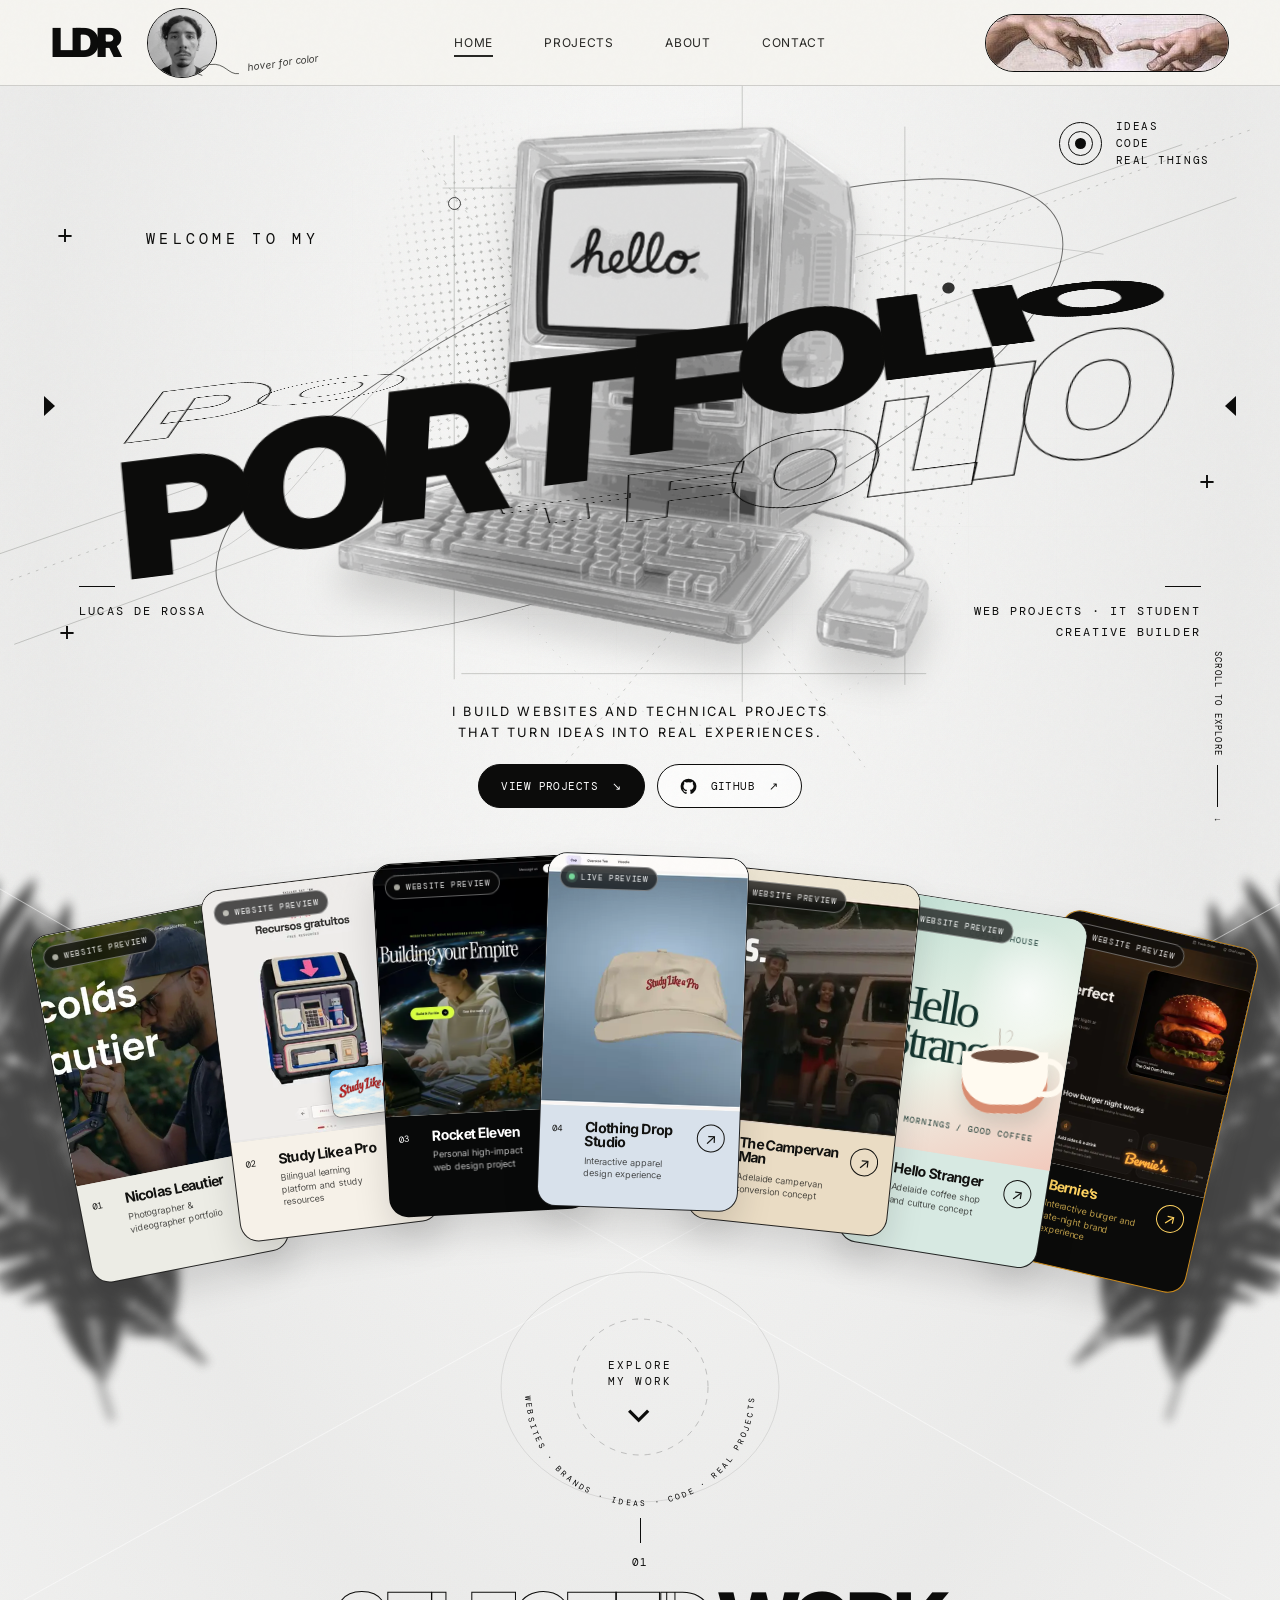
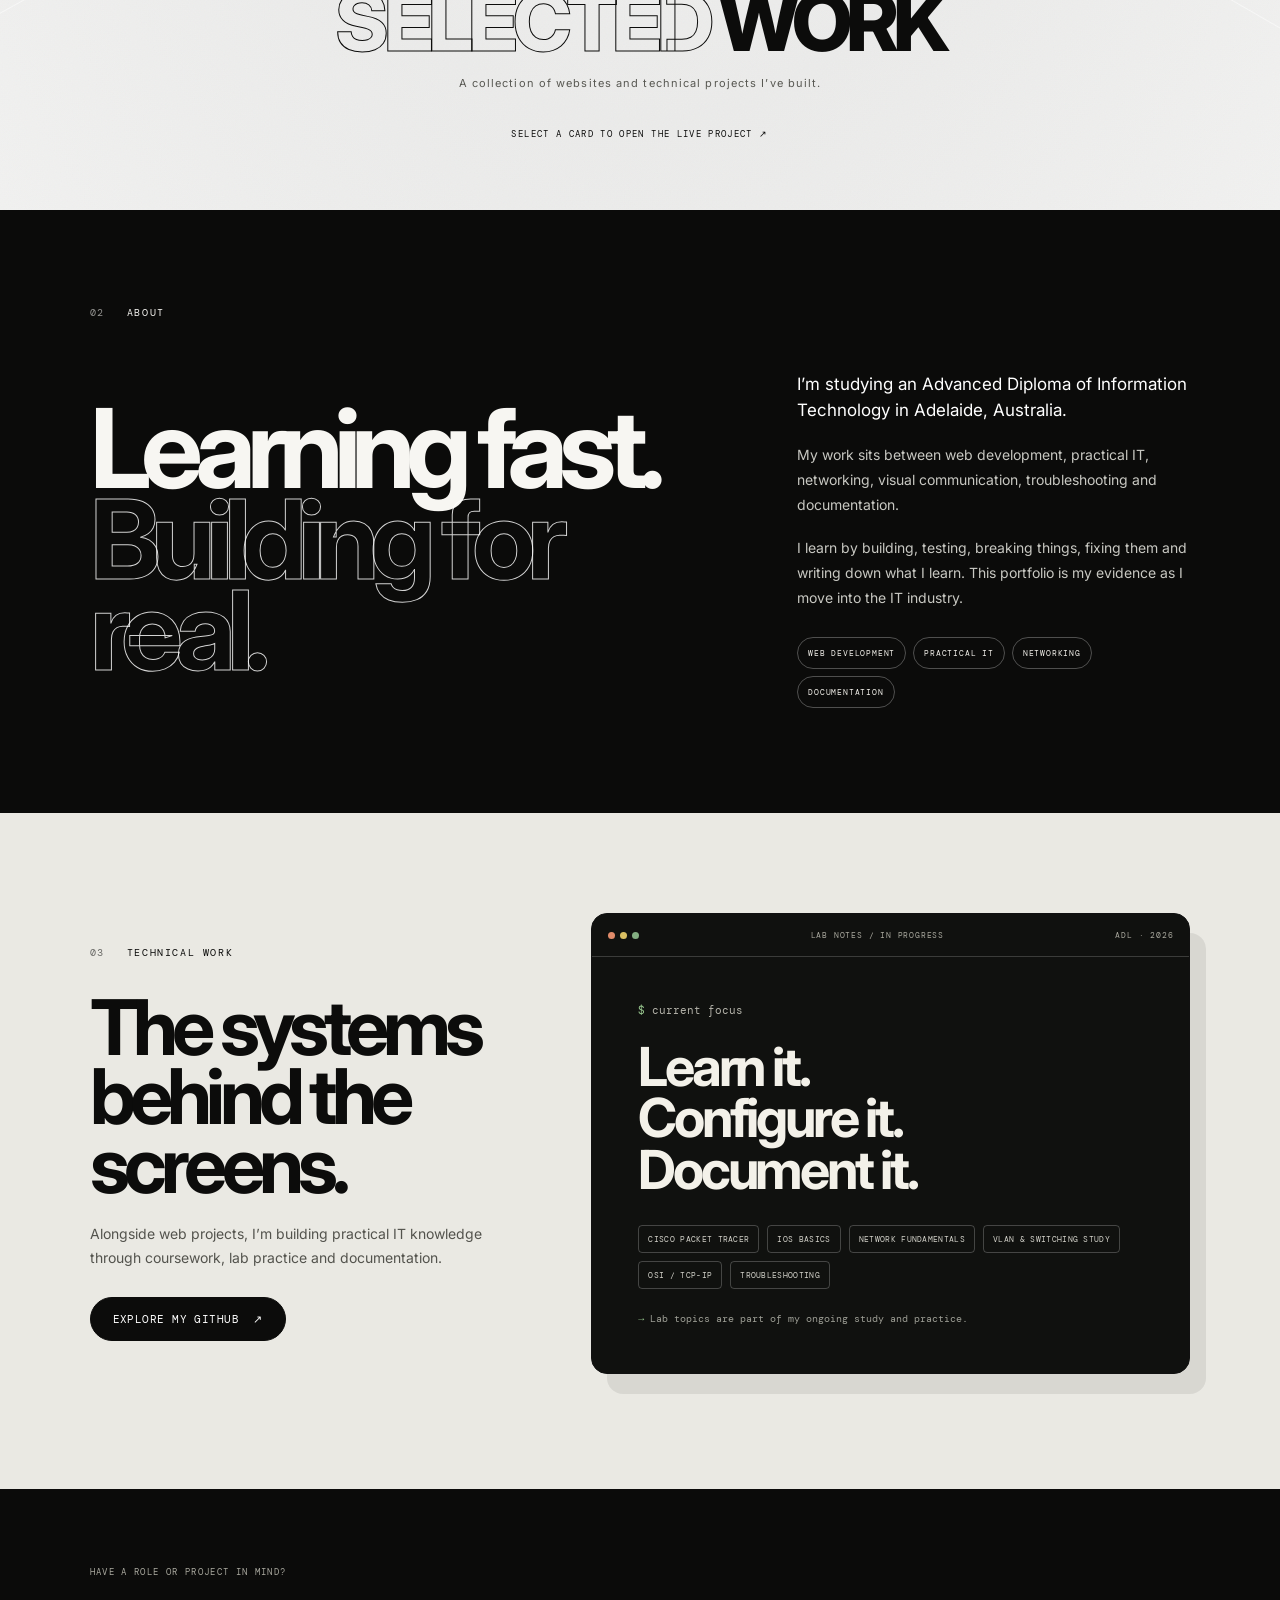
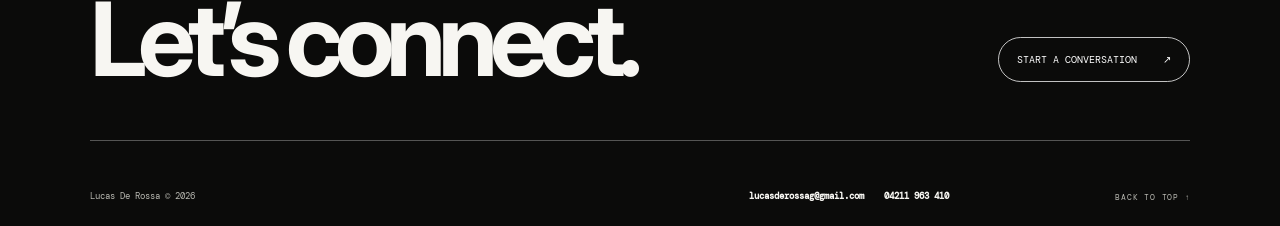
<file: index.html>
<!doctype html>
<html lang="en">
<head>
  <meta charset="utf-8">
  <meta name="viewport" content="width=device-width, initial-scale=1">
  <meta name="theme-color" content="#f5f4f0">
  <meta name="description" content="Web development, IT labs and technical projects by Lucas De Rossa, Advanced Diploma of Information Technology student in Adelaide, Australia.">
  <meta property="og:type" content="website">
  <meta property="og:title" content="Lucas De Rossa | IT &amp; Web Portfolio">
  <meta property="og:description" content="Web development, IT labs and technical projects by Lucas De Rossa in Adelaide, Australia.">
  <meta property="og:image" content="https://lucasderossa.dev/assets/retro-mac.png">
  <link rel="canonical" href="https://lucasderossa.dev/">
  <meta property="og:url" content="https://lucasderossa.dev/">
  <meta name="twitter:card" content="summary_large_image">
  <title>Lucas De Rossa | IT &amp; Web Portfolio</title>
  <link rel="icon" type="image/svg+xml" href="assets/favicon.svg?v=20261003-ldr">
  <link rel="preconnect" href="https://fonts.googleapis.com">
  <link rel="preconnect" href="https://fonts.gstatic.com" crossorigin>
  <link href="https://fonts.googleapis.com/css2?family=DM+Mono:wght@400;500&family=Inter:wght@400;500;600;700;800;900&display=swap" rel="stylesheet">
  <link rel="stylesheet" href="styles.css?v=20261003-contact">
</head>
<body>
  <div class="grain" aria-hidden="true"></div>
  <a class="skip-link" href="#main">Skip to content</a>

  <header class="site-header">
    <a class="identity" href="#home" aria-label="Lucas De Rossa home">
      <span class="ldr">LDR</span>
      <span class="avatar-shell">
        <img src="assets/profile.webp?v=20261003c" alt="Lucas De Rossa" class="avatar" width="360" height="480">
        <span class="avatar-note" aria-hidden="true">
          <svg viewBox="0 0 72 30"><path d="M2 4c17 0 18 20 42 20 9 0 16-4 22-10M58 9l9 5-8 7"/></svg>
          <span>hover for color</span>
        </span>
      </span>
    </a>

    <nav class="site-nav" id="siteNav" aria-label="Primary navigation">
      <a href="#home" class="nav-link active">Home</a>
      <a href="#projects" class="nav-link">Projects</a>
      <a href="#about" class="nav-link">About</a>
      <a href="#contact" class="nav-link">Contact</a>
    </nav>

    <div class="header-actions">
      <button class="menu-toggle" type="button" aria-label="Open navigation" aria-controls="siteNav" aria-expanded="false" data-menu-toggle>
        <span></span><span></span>
      </button>
      <button class="connect-surface" type="button" aria-label="Open contact options" aria-haspopup="dialog" aria-controls="contactDialog" data-contact-open>
        <img src="assets/creation-hands.jpg?v=20261003c" alt="" width="356" height="234">
        <span class="connect-mask"><span>Let’s connect</span></span>
      </button>
    </div>
  </header>

  <main id="main">
    <div class="portfolio-scene">
      <div class="scene-foliage foliage-left" aria-hidden="true"></div>
      <div class="scene-foliage foliage-right" aria-hidden="true"></div>
      <div class="scene-light-lines" aria-hidden="true"></div>
    <section class="hero" id="home" aria-labelledby="hero-title">
      <div class="hero-grid" aria-hidden="true"></div>
      <div class="hero-stipple stipple-left" aria-hidden="true"></div>
      <div class="hero-stipple stipple-right" aria-hidden="true"></div>
      <svg class="hero-drafting" viewBox="0 0 1440 840" preserveAspectRatio="none" aria-hidden="true">
        <g fill="none" stroke="currentColor" stroke-width=".65">
          <path d="M511 52V628M835 0V652M1018 43V634M498 108H867M519 622H1042M16 591L1391 118M0 495L1330 62"/>
          <path stroke-dasharray="3 7" d="M12 523L1408 46M475 68L973 721M617 739L1147 119"/>
          <circle cx="815" cy="408" r="270" stroke-dasharray="1 10"/>
        </g>
      </svg>
      <span class="hero-direction direction-left" aria-hidden="true"></span>
      <span class="hero-direction direction-right" aria-hidden="true"></span>
      <div class="hero-cross cross-one" aria-hidden="true">+</div>
      <div class="hero-cross cross-two" aria-hidden="true">+</div>
      <div class="hero-cross cross-three" aria-hidden="true">+</div>

      <svg class="hero-orbit" viewBox="0 0 1440 780" preserveAspectRatio="none" aria-hidden="true">
        <ellipse cx="720" cy="385" rx="520" ry="185" transform="rotate(-13 720 385)"></ellipse>
        <path d="M168 508C350 480 380 270 621 219S1030 204 1261 275"></path>
        <circle cx="285" cy="398" r="7"></circle>
        <circle cx="1083" cy="290" r="7"></circle>
        <circle cx="719" cy="178" r="8"></circle>
      </svg>

      <div class="hero-index"><span class="index-dot"></span><span>IDEAS<br>CODE<br>REAL THINGS</span></div>
      <p class="hero-kicker">WELCOME TO MY</p>

      <img class="retro-computer" src="assets/retro-mac.png?v=20261003c" alt="Transparent retro computer with hello on its screen" width="1080" height="1080" fetchpriority="high">

      <h1 class="portfolio-stack" id="hero-title" aria-label="Portfolio">
        <span class="portfolio-ribbon" aria-hidden="true">
          <span class="portfolio-letter" style="--letter-index:0"><span class="letter-metric">P</span><span class="letter-drum"><span class="letter-face face-0 face-solid">P</span><span class="letter-face face-1 face-outline">P</span><span class="letter-face face-2 face-solid">P</span><span class="letter-face face-3 face-outline">P</span></span></span>
          <span class="portfolio-letter" style="--letter-index:1"><span class="letter-metric">O</span><span class="letter-drum"><span class="letter-face face-0 face-solid">O</span><span class="letter-face face-1 face-outline">O</span><span class="letter-face face-2 face-solid">O</span><span class="letter-face face-3 face-outline">O</span></span></span>
          <span class="portfolio-letter" style="--letter-index:2"><span class="letter-metric">R</span><span class="letter-drum"><span class="letter-face face-0 face-solid">R</span><span class="letter-face face-1 face-outline">R</span><span class="letter-face face-2 face-solid">R</span><span class="letter-face face-3 face-outline">R</span></span></span>
          <span class="portfolio-letter" style="--letter-index:3"><span class="letter-metric">T</span><span class="letter-drum"><span class="letter-face face-0 face-solid">T</span><span class="letter-face face-1 face-outline">T</span><span class="letter-face face-2 face-solid">T</span><span class="letter-face face-3 face-outline">T</span></span></span>
          <span class="portfolio-letter" style="--letter-index:4"><span class="letter-metric">F</span><span class="letter-drum"><span class="letter-face face-0 face-solid">F</span><span class="letter-face face-1 face-outline">F</span><span class="letter-face face-2 face-solid">F</span><span class="letter-face face-3 face-outline">F</span></span></span>
          <span class="portfolio-letter" style="--letter-index:5"><span class="letter-metric">O</span><span class="letter-drum"><span class="letter-face face-0 face-solid">O</span><span class="letter-face face-1 face-outline">O</span><span class="letter-face face-2 face-solid">O</span><span class="letter-face face-3 face-outline">O</span></span></span>
          <span class="portfolio-letter" style="--letter-index:6"><span class="letter-metric">L</span><span class="letter-drum"><span class="letter-face face-0 face-solid">L</span><span class="letter-face face-1 face-outline">L</span><span class="letter-face face-2 face-solid">L</span><span class="letter-face face-3 face-outline">L</span></span></span>
          <span class="portfolio-letter" style="--letter-index:7"><span class="letter-metric">I</span><span class="letter-drum"><span class="letter-face face-0 face-solid">I</span><span class="letter-face face-1 face-outline">I</span><span class="letter-face face-2 face-solid">I</span><span class="letter-face face-3 face-outline">I</span></span></span>
          <span class="portfolio-letter" style="--letter-index:8"><span class="letter-metric">O</span><span class="letter-drum"><span class="letter-face face-0 face-solid">O</span><span class="letter-face face-1 face-outline">O</span><span class="letter-face face-2 face-solid">O</span><span class="letter-face face-3 face-outline">O</span></span></span>
        </span>
      </h1>

      <p class="hero-side hero-side-left"><span class="side-rule"></span>LUCAS DE ROSSA</p>
      <p class="hero-side hero-side-right"><span class="side-rule"></span>WEB PROJECTS · IT STUDENT<br>CREATIVE BUILDER</p>

      <div class="hero-copy">
        <p>I build websites and technical projects<br class="desktop-break"> that turn ideas into real experiences.</p>
        <div class="hero-actions-main">
          <a class="pill-button pill-dark" href="#projects">View projects <span aria-hidden="true">↘</span></a>
          <a class="pill-button pill-light" href="https://github.com/orgs/lucas-derossa-it/dashboard" target="_blank" rel="noopener noreferrer">
            <svg class="github-mark" viewBox="0 0 24 24" aria-hidden="true"><path d="M12 .9a11.1 11.1 0 0 0-3.51 21.63c.56.1.76-.24.76-.54v-2.08c-3.1.67-3.76-1.31-3.76-1.31-.51-1.3-1.24-1.65-1.24-1.65-1.02-.7.08-.69.08-.69 1.13.08 1.72 1.16 1.72 1.16 1 1.72 2.62 1.22 3.26.94.1-.73.39-1.22.71-1.5-2.48-.28-5.09-1.24-5.09-5.52 0-1.22.44-2.22 1.16-3-.12-.29-.5-1.42.11-2.96 0 0 .95-.3 3.05 1.14a10.6 10.6 0 0 1 5.55 0c2.1-1.44 3.05-1.14 3.05-1.14.61 1.54.23 2.67.11 2.96.72.78 1.16 1.78 1.16 3 0 4.29-2.61 5.23-5.1 5.51.4.35.76 1.03.76 2.08v3.06c0 .3.2.65.77.54A11.1 11.1 0 0 0 12 .9Z"/></svg>
            GitHub <span aria-hidden="true">↗</span>
          </a>
        </div>
      </div>

      <a class="hero-scroll" href="#projects" aria-label="Scroll to projects">
        <span>SCROLL TO EXPLORE</span><span class="scroll-line"></span><span aria-hidden="true">↓</span>
      </a>
    </section>

    <section class="projects" id="projects" aria-labelledby="projects-title">
      <div class="deck-stage">
        <div class="project-deck" id="projectDeck">
          <article class="project-card card-nicolas" style="--fan-rotate:-11deg;--fan-y:44px;--fan-order:1">
            <div class="project-media">
              <img class="project-poster" src="assets/projects/nicolas-leautier.webp?v=20261003c" alt="Nicolas Leautier portfolio homepage showing the photographer at work" width="760" height="428" loading="lazy" decoding="async">
              <iframe title="Live preview of Nicolas Leautier’s portfolio" data-preview-src="https://nicolasleautier.com/" loading="lazy" tabindex="-1" aria-hidden="true" allow="autoplay; fullscreen; picture-in-picture" referrerpolicy="strict-origin-when-cross-origin"></iframe>
              <span class="live-indicator"><i></i><span data-preview-status>WEBSITE PREVIEW</span></span>
              <a class="preview-open" href="https://nicolasleautier.com/" target="_blank" rel="noopener noreferrer" aria-label="Open Nicolas Leautier’s portfolio in a new tab"></a>
              <button class="preview-play" type="button" data-preview-play aria-label="Play live preview of Nicolas Leautier’s portfolio"><span></span></button>
            </div>
            <div class="card-info"><span class="card-number">01</span><div><h2>Nicolas Leautier</h2><p>Photographer &amp; videographer portfolio</p></div><a class="card-arrow" href="https://nicolasleautier.com/" target="_blank" rel="noopener noreferrer" aria-label="Visit Nicolas Leautier">↗</a></div>
          </article>

          <article class="project-card card-study" style="--fan-rotate:-7deg;--fan-y:8px;--fan-order:2">
            <div class="project-media">
              <img class="project-poster" src="assets/projects/study-like-a-pro.webp?v=20261003c" alt="Study Like a Pro free resources page" width="760" height="359" loading="lazy" decoding="async">
              <iframe title="Live preview of Study Like a Pro" data-preview-src="https://studylikeapro.art/" loading="lazy" tabindex="-1" aria-hidden="true" allow="autoplay; fullscreen; picture-in-picture" referrerpolicy="strict-origin-when-cross-origin"></iframe>
              <img class="brand-stamp study-stamp" src="assets/projects/study-like-a-pro-sky.webp?v=20261003c" alt="" width="760" height="600" loading="lazy" decoding="async">
              <span class="live-indicator"><i></i><span data-preview-status>WEBSITE PREVIEW</span></span>
              <a class="preview-open" href="https://studylikeapro.art/" target="_blank" rel="noopener noreferrer" aria-label="Open Study Like a Pro in a new tab"></a>
              <button class="preview-play" type="button" data-preview-play aria-label="Play live preview of Study Like a Pro"><span></span></button>
            </div>
            <div class="card-info"><span class="card-number">02</span><div><h2>Study Like a Pro</h2><p>Bilingual learning platform and study resources</p></div><a class="card-arrow" href="https://studylikeapro.art/" target="_blank" rel="noopener noreferrer" aria-label="Visit Study Like a Pro">↗</a></div>
          </article>

          <article class="project-card card-rocket" style="--fan-rotate:-3deg;--fan-y:-11px;--fan-order:3">
            <div class="project-media">
              <img class="project-poster" src="assets/projects/rocket-eleven.webp?v=20261003c" alt="Rocket Eleven hero with a student surrounded by a luminous galaxy" width="760" height="538" loading="lazy" decoding="async">
              <iframe title="Live preview of the Rocket Eleven web project" data-preview-src="https://rocketeleven.net/" loading="lazy" tabindex="-1" aria-hidden="true" allow="autoplay; fullscreen; picture-in-picture" referrerpolicy="strict-origin-when-cross-origin"></iframe>
              <span class="live-indicator"><i></i><span data-preview-status>WEBSITE PREVIEW</span></span>
              <a class="preview-open" href="https://rocketeleven.net/" target="_blank" rel="noopener noreferrer" aria-label="Open the Rocket Eleven project in a new tab"></a>
              <button class="preview-play" type="button" data-preview-play aria-label="Play live preview of Rocket Eleven"><span></span></button>
            </div>
            <div class="card-info"><span class="card-number">03</span><div><h2>Rocket Eleven</h2><p>Personal high-impact web design project</p></div><a class="card-arrow" href="https://rocketeleven.net/" target="_blank" rel="noopener noreferrer" aria-label="Visit Rocket Eleven">↗</a></div>
          </article>

          <article class="project-card card-clothing" style="--fan-rotate:2deg;--fan-y:-15px;--fan-order:4">
            <div class="project-media">
              <img class="project-poster" src="assets/projects/clothing-drop-studio.webp?v=20261003c" alt="Clothing Drop Studio with its apparel design controls and a cap mockup" width="760" height="360" loading="lazy" decoding="async">
              <iframe title="Live preview of Clothing Drop Studio" data-preview-src="https://clothing-drop-studio.pages.dev/" loading="lazy" tabindex="-1" aria-hidden="true" allow="autoplay; fullscreen; picture-in-picture" referrerpolicy="strict-origin-when-cross-origin"></iframe>
              <span class="live-indicator"><i></i><span data-preview-status>WEBSITE PREVIEW</span></span>
              <a class="preview-open" href="https://clothing-drop-studio.pages.dev/" target="_blank" rel="noopener noreferrer" aria-label="Open Clothing Drop Studio in a new tab"></a>
              <button class="preview-play" type="button" data-preview-play aria-label="Play live preview of Clothing Drop Studio"><span></span></button>
            </div>
            <div class="card-info"><span class="card-number">04</span><div><h2>Clothing Drop Studio</h2><p>Interactive apparel design experience</p></div><a class="card-arrow" href="https://clothing-drop-studio.pages.dev/" target="_blank" rel="noopener noreferrer" aria-label="Visit Clothing Drop Studio">↗</a></div>
          </article>

          <article class="project-card card-campervan" style="--fan-rotate:6deg;--fan-y:4px;--fan-order:5">
            <div class="project-media">
              <img class="project-poster" src="assets/projects/campervan-man.webp?v=20261003c" alt="The Campervan Man homepage showing a campervan conversion project" width="760" height="368" loading="lazy" decoding="async">
              <iframe title="Live preview of The Campervan Man" data-preview-src="https://the-campervan-man.pages.dev/" loading="lazy" tabindex="-1" aria-hidden="true" allow="autoplay; fullscreen; picture-in-picture" referrerpolicy="strict-origin-when-cross-origin"></iframe>
              <span class="live-indicator"><i></i><span data-preview-status>WEBSITE PREVIEW</span></span>
              <a class="preview-open" href="https://the-campervan-man.pages.dev/" target="_blank" rel="noopener noreferrer" aria-label="Open The Campervan Man in a new tab"></a>
              <button class="preview-play" type="button" data-preview-play aria-label="Play live preview of The Campervan Man"><span></span></button>
            </div>
            <div class="card-info"><span class="card-number">05</span><div><h2>The Campervan Man</h2><p>Adelaide campervan conversion concept</p></div><a class="card-arrow" href="https://the-campervan-man.pages.dev/" target="_blank" rel="noopener noreferrer" aria-label="Visit The Campervan Man">↗</a></div>
          </article>

          <article class="project-card card-stranger" style="--fan-rotate:9deg;--fan-y:32px;--fan-order:6">
            <div class="project-media">
              <div class="project-fallback stranger-fallback" aria-hidden="true"><span class="fallback-kicker">ADELAIDE · COFFEE HOUSE</span><span class="stranger-wordmark">Hello<br>Stranger</span><span class="coffee-cup"><i></i></span><span class="fallback-foot">SLOW MORNINGS / GOOD COFFEE</span></div>
              <iframe title="Live preview of Hello Stranger" data-preview-src="https://hello-strange-coffee-shop.lucasderossag.workers.dev/" loading="lazy" tabindex="-1" aria-hidden="true" allow="autoplay; fullscreen; picture-in-picture" referrerpolicy="strict-origin-when-cross-origin"></iframe>
              <span class="live-indicator"><i></i><span data-preview-status>WEBSITE PREVIEW</span></span>
              <a class="preview-open" href="https://hello-strange-coffee-shop.lucasderossag.workers.dev/" target="_blank" rel="noopener noreferrer" aria-label="Open Hello Stranger in a new tab"></a>
              <button class="preview-play" type="button" data-preview-play aria-label="Play live preview of Hello Stranger"><span></span></button>
            </div>
            <div class="card-info"><span class="card-number">06</span><div><h2>Hello Stranger</h2><p>Adelaide coffee shop and culture concept</p></div><a class="card-arrow" href="https://hello-strange-coffee-shop.lucasderossag.workers.dev/" target="_blank" rel="noopener noreferrer" aria-label="Visit Hello Stranger">↗</a></div>
          </article>

          <article class="project-card card-bernies" style="--fan-rotate:13deg;--fan-y:52px;--fan-order:7">
            <div class="project-media">
              <img class="project-poster" src="assets/projects/bernies.webp?v=20261003c" alt="Bernie’s dark burger website with a featured burger and orange accents" width="760" height="577" loading="lazy" decoding="async">
              <iframe title="Live preview of Bernie’s Burger Night" data-preview-src="https://bernies-burguer-night.pages.dev/" loading="lazy" tabindex="-1" aria-hidden="true" allow="autoplay; fullscreen; picture-in-picture" referrerpolicy="strict-origin-when-cross-origin"></iframe>
              <img class="brand-stamp bernies-stamp" src="assets/projects/bernies-wordmark.webp?v=20261003c" alt="" width="258" height="65" loading="lazy" decoding="async">
              <span class="live-indicator"><i></i><span data-preview-status>WEBSITE PREVIEW</span></span>
              <a class="preview-open" href="https://bernies-burguer-night.pages.dev/" target="_blank" rel="noopener noreferrer" aria-label="Open Bernie’s Burger Night in a new tab"></a>
              <button class="preview-play" type="button" data-preview-play aria-label="Play live preview of Bernie’s Burger Night"><span></span></button>
            </div>
            <div class="card-info"><span class="card-number">07</span><div><h2>Bernie’s</h2><p>Interactive burger and late-night brand experience</p></div><a class="card-arrow" href="https://bernies-burguer-night.pages.dev/" target="_blank" rel="noopener noreferrer" aria-label="Visit Bernie’s Burger Night">↗</a></div>
          </article>
        </div>
        <div class="deck-controls">
          <span class="deck-hint">EXPLORE MY WORK</span>
          <button type="button" class="deck-control" data-deck-prev aria-label="Scroll projects left">←</button>
          <button type="button" class="deck-control" data-deck-next aria-label="Scroll projects right">→</button>
          <span class="deck-count" aria-live="polite">01 / 07</span>
        </div>
      </div>

      <a class="explore-orbit" href="#selected-work" aria-label="Explore selected work">
        <svg viewBox="0 0 300 220" aria-hidden="true">
          <defs><path id="explore-arc" d="M35 91a115 115 0 0 0 230 0"/></defs>
          <ellipse cx="150" cy="87" rx="139" ry="115" fill="none" stroke="currentColor" stroke-width=".5" opacity=".18"/>
          <circle cx="150" cy="87" r="68" fill="none" stroke="currentColor" stroke-width=".6" stroke-dasharray="6 6" opacity=".35"/>
          <text><textPath href="#explore-arc" startOffset="50%" text-anchor="middle">WEBSITES · BRANDS · IDEAS · CODE · REAL PROJECTS</textPath></text>
        </svg>
        <span>EXPLORE<br>MY WORK<b aria-hidden="true">⌄</b></span>
      </a>
      <div class="section-title reveal" id="selected-work">
        <span class="section-number">01</span>
        <h2 id="projects-title"><span>SELECTED</span> <em>WORK</em></h2>
        <p>A collection of websites and technical projects I’ve built.</p>
      </div>
      <p class="projects-caption">SELECT A CARD TO OPEN THE LIVE PROJECT <span aria-hidden="true">↗</span></p>
    </section>

    </div>

    <section class="about" id="about" aria-labelledby="about-title">
      <div class="section-kicker"><span>02</span><span>ABOUT</span></div>
      <div class="about-grid reveal">
        <h2 id="about-title">Learning fast.<br><span>Building for real.</span></h2>
        <div class="about-copy">
          <p class="about-lead">I’m studying an Advanced Diploma of Information Technology in Adelaide, Australia.</p>
          <p>My work sits between web development, practical IT, networking, visual communication, troubleshooting and documentation.</p>
          <p>I learn by building, testing, breaking things, fixing them and writing down what I learn. This portfolio is my evidence as I move into the IT industry.</p>
          <div class="about-tags" aria-label="Areas of interest"><span>WEB DEVELOPMENT</span><span>PRACTICAL IT</span><span>NETWORKING</span><span>DOCUMENTATION</span></div>
        </div>
      </div>
    </section>

    <section class="technical" id="technical" aria-labelledby="technical-title">
      <div class="technical-heading reveal">
        <div class="section-kicker"><span>03</span><span>TECHNICAL WORK</span></div>
        <h2 id="technical-title">The systems<br>behind the screens.</h2>
        <p>Alongside web projects, I’m building practical IT knowledge through coursework, lab practice and documentation.</p>
        <a class="pill-button pill-dark github-cta" href="https://github.com/orgs/lucas-derossa-it/dashboard" target="_blank" rel="noopener noreferrer">Explore my GitHub <span aria-hidden="true">↗</span></a>
      </div>
      <div class="lab-panel reveal">
        <div class="lab-topbar"><span class="lab-lights"><i></i><i></i><i></i></span><span>LAB NOTES / IN PROGRESS</span><span>ADL · 2026</span></div>
        <div class="lab-body">
          <p><span class="prompt">$</span> current focus</p>
          <h3>Learn it.<br>Configure it.<br>Document it.</h3>
          <div class="lab-topics"><span>CISCO PACKET TRACER</span><span>IOS BASICS</span><span>NETWORK FUNDAMENTALS</span><span>VLAN &amp; SWITCHING STUDY</span><span>OSI / TCP-IP</span><span>TROUBLESHOOTING</span></div>
          <p class="lab-note"><span class="prompt">→</span> Lab topics are part of my ongoing study and practice.</p>
        </div>
      </div>
    </section>
  </main>

  <footer class="site-footer" id="contact">
    <div class="footer-top reveal">
      <div><span class="footer-eyebrow">HAVE A ROLE OR PROJECT IN MIND?</span><h2>Let’s connect.</h2></div>
      <button class="footer-connect" type="button" data-contact-open aria-haspopup="dialog" aria-controls="contactDialog">Start a conversation <span aria-hidden="true">↗</span></button>
    </div>
    <div class="footer-bottom reveal">
      <span>Lucas De Rossa © 2026</span>
      <div class="footer-links"><a href="mailto:lucasderossag@gmail.com">lucasderossag@gmail.com</a><a href="tel:04211963410">04211 963 410</a></div>
      <a class="back-top" href="#home">BACK TO TOP ↑</a>
    </div>
  </footer>

  <div class="contact-dialog" id="contactDialog" role="dialog" aria-modal="true" aria-labelledby="contactTitle" aria-describedby="contactDescription" hidden>
    <button class="dialog-backdrop" type="button" tabindex="-1" data-contact-close aria-label="Close contact panel"></button>
    <div class="contact-panel">
      <button class="dialog-close" type="button" data-contact-close aria-label="Close contact panel">×</button>
      <p class="section-kicker"><span>CONTACT</span></p>
      <h2 id="contactTitle">Let’s make<br>something real.</h2>
      <p id="contactDescription">I’m open to entry-level IT opportunities, internships and thoughtful web projects.</p>
      <div class="contact-options">
        <a href="mailto:lucasderossag@gmail.com"><span>Email</span><strong>lucasderossag@gmail.com</strong><b aria-hidden="true">↗</b></a>
        <a href="tel:04211963410"><span>Phone</span><strong>04211 963 410</strong><b aria-hidden="true">↗</b></a>
      </div>
      <span class="contact-coordinate">ADELAIDE, SOUTH AUSTRALIA</span>
    </div>
  </div>

  <script src="script.js?v=20261029-perf1" defer></script>
</body>
</html>
</file>
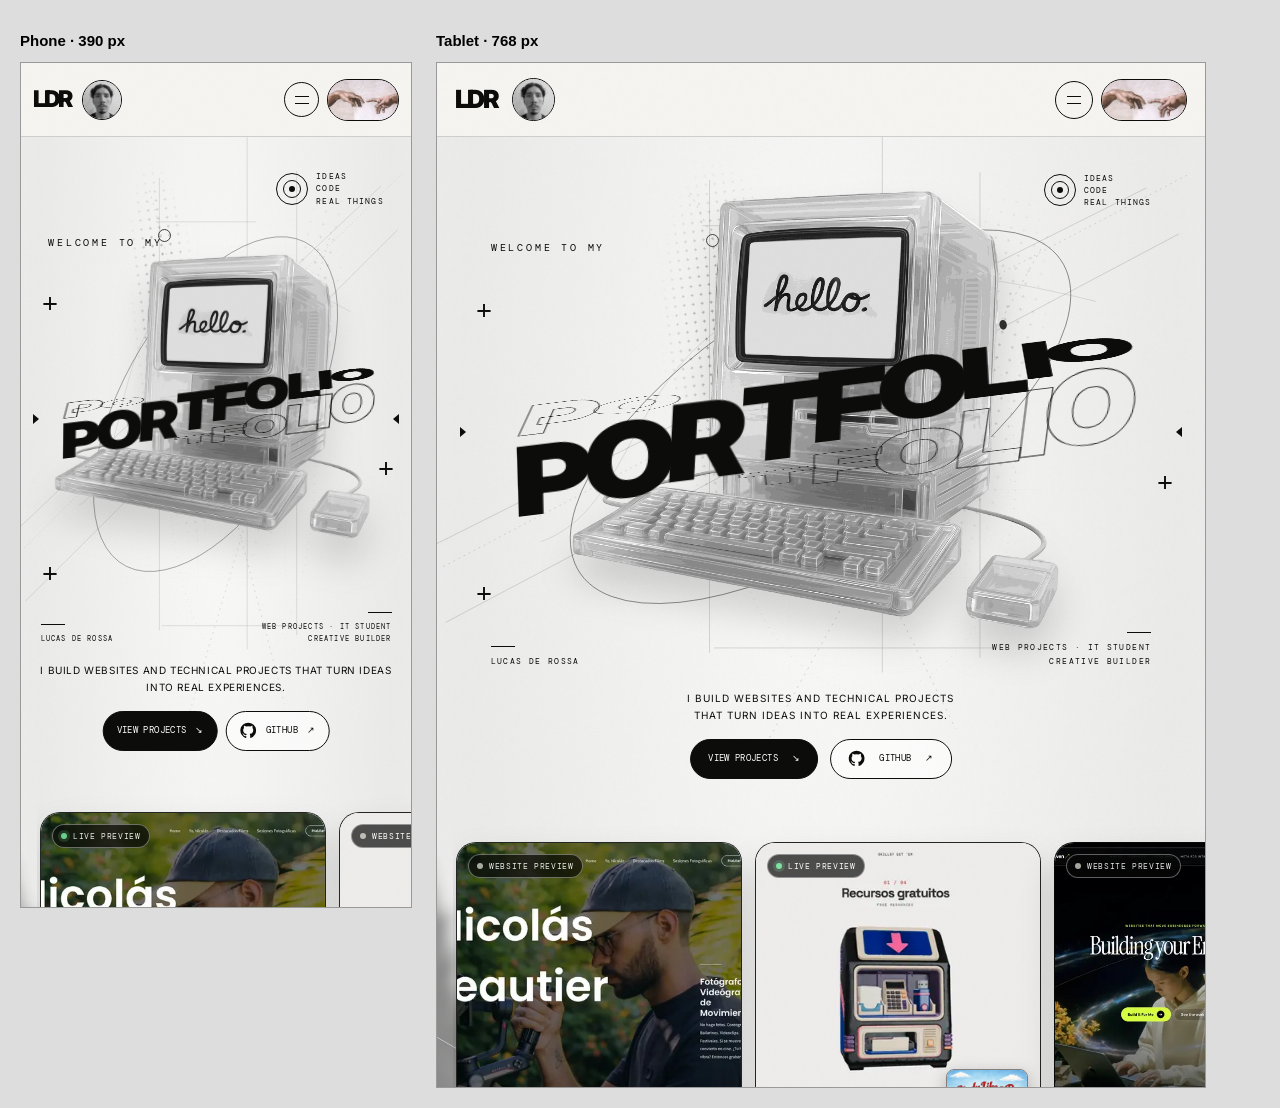
<file: responsive-review.html>
<!doctype html><html lang="en"><meta charset="utf-8"><meta name="robots" content="noindex"><title>Portfolio responsive review</title><style>body{margin:20px;background:#ddd;font:14px Arial}main{display:flex;align-items:start;gap:24px}iframe{display:block;border:1px solid #999}h2{font-size:15px}</style><main><section><h2>Phone · 390 px</h2><iframe title="Phone preview" src="./index.html" width="390" height="844"></iframe></section><section><h2>Tablet · 768 px</h2><iframe title="Tablet preview" src="./index.html" width="768" height="1024"></iframe></section></main></html>
</file>
<file: styles.css>
:root {
  color-scheme: light;
  --paper: #f5f4f0;
  --paper-deep: #eae9e3;
  --ink: #0c0c0b;
  --soft-ink: #393936;
  --muted: #767670;
  --line: rgba(17,17,16,.24);
  --mono: "DM Mono", "SFMono-Regular", Consolas, monospace;
  --sans: "Inter", "Helvetica Neue", Arial, sans-serif;
}

* { box-sizing: border-box; }
html { scroll-behavior: smooth; scroll-padding-top: 84px; }
body {
  margin: 0;
  background: var(--paper);
  color: var(--ink);
  font-family: var(--sans);
  overflow-x: hidden;
  -webkit-font-smoothing: antialiased;
}
body.dialog-open { overflow: hidden; }
button, a { font: inherit; }
a { color: inherit; text-decoration: none; }
button { color: inherit; }
button:focus-visible, a:focus-visible { outline: 2px solid currentColor; outline-offset: 5px; }
[hidden] { display: none !important; }

.grain {
  position: fixed;
  z-index: 99;
  inset: 0;
  pointer-events: none;
  opacity: .08;
  mix-blend-mode: multiply;
  background-image: url("data:image/svg+xml,%3Csvg viewBox='0 0 180 180' xmlns='http://www.w3.org/2000/svg'%3E%3Cfilter id='n'%3E%3CfeTurbulence type='fractalNoise' baseFrequency='.8' numOctaves='3' stitchTiles='stitch'/%3E%3C/filter%3E%3Crect width='100%25' height='100%25' filter='url(%23n)' opacity='.22'/%3E%3C/svg%3E");
}
.skip-link {
  position: fixed;
  z-index: 200;
  top: 12px;
  left: 12px;
  padding: 12px 16px;
  color: #fff;
  background: var(--ink);
  transform: translateY(-160%);
}
.skip-link:focus { transform: translateY(0); }
.reveal { opacity: 1; transform: none; }
.js-ready .reveal { opacity: 0; transform: translateY(22px); transition: opacity .72s ease, transform .72s cubic-bezier(.2,.75,.25,1); }
.js-ready .reveal.is-visible { opacity: 1; transform: translateY(0); }

.site-header {
  height: 86px;
  padding: 0 clamp(24px,4vw,64px);
  display: grid;
  grid-template-columns: 1fr auto 1fr;
  align-items: center;
  position: relative;
  z-index: 50;
  border-bottom: 1px solid rgba(17,17,16,.16);
  background: rgba(245,244,240,.94);
  backdrop-filter: blur(16px);
}
.identity { display: flex; align-items: center; gap: 27px; justify-self: start; }
.ldr { font-size: 31px; line-height: 1; font-weight: 900; letter-spacing: -.08em; }
.avatar-shell { position: relative; display: grid; place-items: center; }
.avatar {
  display: block;
  width: 64px;
  height: 64px;
  object-fit: cover;
  object-position: 50% 34%;
  border: 1px solid var(--ink);
  border-radius: 50%;
  filter: grayscale(1);
  transition: filter .45s ease, transform .45s ease;
}
.avatar-shell:hover .avatar, .avatar-shell:focus-within .avatar { filter: grayscale(0); transform: scale(1.035); }
.avatar-note {
  position: absolute;
  left: calc(100% + 12px);
  top: 8px;
  width: 105px;
  color: var(--soft-ink);
  font-size: 10px;
  font-style: italic;
  white-space: nowrap;
  transform: rotate(-7deg);
}
.avatar-note svg { position: absolute; width: 61px; height: 26px; right: 100%; top: 5px; overflow: visible; }
.avatar-note path { fill: none; stroke: currentColor; stroke-width: 1.15; }
.avatar-note span { display: block; margin-left: 8px; }
.site-nav { display: flex; align-items: center; gap: clamp(24px,4vw,60px); }
.nav-link {
  position: relative;
  padding: 8px 0;
  color: #282825;
  font-size: 12px;
  text-transform: uppercase;
  letter-spacing: .06em;
}
.nav-link::after { content: ""; position: absolute; height: 2px; left: 0; right: 100%; bottom: 1px; background: currentColor; transition: right .3s ease; }
.nav-link:hover::after, .nav-link:focus-visible::after, .nav-link.active::after { right: 0; }
.header-actions { justify-self: end; display: flex; align-items: center; gap: 12px; }
.connect-surface {
  width: 244px;
  height: 58px;
  position: relative;
  border: 1px solid var(--ink);
  border-radius: 999px;
  overflow: hidden;
  padding: 0;
  background: #e8e3d8;
  cursor: pointer;
}
.connect-surface img { width: 100%; height: 100%; display: block; object-fit: cover; object-position: 50% 52%; }
.connect-mask { position: absolute; inset: 0; display: grid; place-items: center; color: #fff; background: rgba(10,10,10,.94); transform: translateY(102%); transition: transform .42s cubic-bezier(.2,.8,.2,1); }
.connect-mask span { font-family: var(--mono); font-size: 11px; letter-spacing: .16em; text-transform: uppercase; }
.connect-surface:hover .connect-mask, .connect-surface:focus-visible .connect-mask, .connect-surface:active .connect-mask { transform: translateY(0); }
.menu-toggle { display: none; }

.hero {
  position: relative;
  height: min(880px,calc(100svh - 86px));
  min-height: 750px;
  overflow: hidden;
  isolation: isolate;
  background: radial-gradient(ellipse at 50% 42%,#fff 0%,#f5f4f0 47%,#ecebe5 100%);
}
.hero-grid {
  position: absolute;
  inset: 0;
  opacity: .36;
  background-image: linear-gradient(rgba(45,45,40,.12) 1px,transparent 1px),linear-gradient(90deg,rgba(45,45,40,.12) 1px,transparent 1px);
  background-size: 52px 52px;
  mask-image: linear-gradient(to bottom,transparent 0%,#000 12%,#000 84%,transparent 100%);
}
.hero::before, .hero::after { content: ""; position: absolute; width: 11px; height: 11px; border: 1px solid #111; border-radius: 50%; opacity: .76; }
.hero::before { top: 14%; left: 35%; }
.hero::after { top: 33%; right: 28%; width: 16px; height: 16px; background: var(--ink); }
.hero-cross { position: absolute; z-index: 2; font-family: var(--mono); font-size: 30px; line-height: 1; font-weight: 300; }
.cross-one { left: 4.4%; top: 17%; }
.cross-two { right: 5%; top: 48%; }
.cross-three { left: 4.5%; top: 67%; }
.hero-orbit { position: absolute; inset: 0; width: 100%; height: 100%; z-index: 1; overflow: visible; pointer-events: none; }
.hero-orbit ellipse, .hero-orbit path { fill: none; stroke: rgba(17,17,16,.72); stroke-width: 1.1; }
.hero-orbit circle { fill: var(--ink); }
.hero-index { position: absolute; top: 15%; right: 8%; display: flex; align-items: center; gap: 14px; z-index: 4; font-family: var(--mono); font-size: 11px; line-height: 1.55; letter-spacing: .14em; }
.index-dot { width: 43px; height: 43px; border: 1px solid var(--ink); border-radius: 50%; position: relative; }
.index-dot::before, .index-dot::after { content: ""; position: absolute; border-radius: 50%; }
.index-dot::before { inset: 8px; border: 1px solid var(--ink); }
.index-dot::after { inset: 15px; background: var(--ink); }
.hero-kicker { position: absolute; top: 17%; left: 11.4%; z-index: 5; margin: 0; font-family: var(--mono); font-size: 13px; letter-spacing: .25em; }
.retro-computer {
  position: absolute;
  z-index: 2;
  width: clamp(350px,50vw,650px);
  height: auto;
  left: 50%;
  top: 43%;
  transform: translate(-50%,-50%);
  filter: drop-shadow(0 24px 25px rgba(0,0,0,.10));
  animation: computerFloat 7.5s ease-in-out infinite;
  will-change: transform;
}
@keyframes computerFloat {
  0%,100% { transform: translate(-50%,-50%) translateY(0) rotate(-.5deg); }
  28% { transform: translate(-50%,-50%) translateY(-13px) rotate(.45deg); }
  58% { transform: translate(-50%,-50%) translateY(3px) rotate(1deg); }
  82% { transform: translate(-50%,-50%) translateY(-8px) rotate(-.4deg); }
}
/* Each character has four faces. A staggered axial rotation makes the
   filled/outlined lettering roll across the word like the reference ribbon. */
.portfolio-stack {
  position: absolute;
  z-index: 4;
  top: 43%;
  left: 50%;
  width: 92%;
  margin: 0;
  transform: translate(-50%,-50%) rotate(-7deg);
  font-size: clamp(86px,13.3vw,205px);
  font-weight: 900;
  letter-spacing: -.075em;
  line-height: .9;
  white-space: nowrap;
  pointer-events: none;
  perspective: 1600px;
}
.portfolio-ribbon {
  display: flex;
  justify-content: center;
  transform: skewX(-10deg) scaleX(1.18);
  transform-style: preserve-3d;
}
.portfolio-letter { position: relative; display: block; transform-style: preserve-3d; }
.letter-metric { display: block; visibility: hidden; }
.letter-drum {
  position: absolute;
  inset: 0;
  display: block;
  transform-style: preserve-3d;
  transform: rotateX(calc(-24deg + var(--letter-index) * 12deg));
  animation: portfolioRoll 4.8s linear infinite;
  animation-delay: calc(var(--letter-index) * -.24s - .15s);
}
.letter-face {
  position: absolute;
  inset: 0;
  display: block;
  backface-visibility: hidden;
  -webkit-backface-visibility: hidden;
  transform-origin: 50% 50%;
}
.face-solid { color: var(--ink); }
.face-outline { color: transparent; -webkit-text-stroke: 1.25px var(--ink); }
.face-0 { transform: rotateX(0deg) translateZ(.445em); }
.face-1 { transform: rotateX(90deg) translateZ(.445em); }
.face-2 { transform: rotateX(180deg) translateZ(.445em); }
.face-3 { transform: rotateX(270deg) translateZ(.445em); }
@keyframes portfolioRoll { from { transform: rotateX(0deg); } to { transform: rotateX(-360deg); } }
.hero-motion-paused .letter-drum, .hero-motion-paused .retro-computer { animation-play-state: paused; }
.hero-side { position: absolute; z-index: 6; top: 66%; margin: 0; font-family: var(--mono); font-size: 11px; line-height: 1.7; letter-spacing: .14em; }
.hero-side-left { left: 6.2%; }
.hero-side-right { right: 6.2%; text-align: right; }
.side-rule { display: block; width: 36px; height: 1px; margin-bottom: 14px; background: currentColor; }
.hero-side-right .side-rule { margin-left: auto; }
.hero-copy { position: absolute; z-index: 8; left: 50%; bottom: 10.5%; width: min(680px,84vw); text-align: center; transform: translateX(-50%); }
.hero-copy p { max-width: 620px; margin: 0 auto 20px; font-size: 14px; line-height: 1.7; letter-spacing: .17em; text-transform: uppercase; }
.hero-actions-main { display: flex; justify-content: center; gap: 12px; }
.pill-button { min-height: 44px; display: inline-flex; justify-content: center; align-items: center; gap: 14px; padding: 0 22px; border: 1px solid var(--ink); border-radius: 999px; font-family: var(--mono); font-size: 11px; line-height: 1; letter-spacing: .04em; text-transform: uppercase; transition: color .25s ease,background .25s ease,transform .25s ease; }
.pill-button:hover { transform: translateY(-2px); }
.pill-dark { color: #fff; background: var(--ink); }
.pill-dark:hover { color: var(--ink); background: transparent; }
.pill-light { color: var(--ink); background: rgba(255,255,255,.64); }
.pill-light:hover { color: #fff; background: var(--ink); }
.github-mark { width: 17px; height: 17px; fill: currentColor; }
.hero-scroll { position: absolute; right: 4.4%; bottom: 7%; z-index: 8; display: flex; align-items: center; gap: 10px; font-family: var(--mono); font-size: 9px; letter-spacing: .13em; writing-mode: vertical-rl; }
.scroll-line { height: 42px; width: 1px; background: currentColor; }

.projects { position: relative; z-index: 10; margin-top: -10px; padding: 0 clamp(0px,2vw,26px) 115px; overflow: visible; }
.deck-stage { max-width: 1560px; margin: 0 auto; padding: 0 clamp(16px,3vw,44px); }
.project-deck { min-height: 424px; display: flex; justify-content: center; align-items: flex-start; padding: 0 14px 28px; perspective: 1400px; }
.project-card {
  position: relative;
  z-index: 1;
  flex: 0 1 clamp(164px,17.3vw,238px);
  min-width: 0;
  height: 354px;
  margin-left: clamp(-56px,-3.7vw,-28px);
  overflow: hidden;
  color: #121210;
  border: 1px solid rgba(10,10,10,.88);
  border-radius: 19px;
  background: #ebeae4;
  box-shadow: 0 18px 36px rgba(0,0,0,.13);
  transform: translateY(var(--fan-y)) rotate(var(--fan-rotate));
  transform-origin: 50% 78%;
  transition: transform .46s cubic-bezier(.2,.8,.2,1),box-shadow .46s ease;
}
.project-card:first-child { margin-left: 0; }
.project-card:nth-child(2) { z-index: 2; }
.project-card:nth-child(3) { z-index: 4; }
.project-card:nth-child(4) { z-index: 6; }
.project-card:nth-child(5) { z-index: 5; }
.project-card:nth-child(6) { z-index: 3; }
.project-card:nth-child(7) { z-index: 1; }
.project-card:hover, .project-card:focus-within { z-index: 30; transform: translateY(-22px) rotate(0deg) scale(1.045); box-shadow: 0 30px 62px rgba(0,0,0,.23); }
.card-nicolas { background: #ecece5; }
.card-study { background: #f6f1e8; }
.card-rocket { color: #fff; background: #080909; }
.card-clothing { background: #d8e1eb; }
.card-campervan { background: #eadcc4; }
.card-stranger { background: #d7e9e2; }
.card-bernies { color: #ffd361; background: #0b0b0a; border-color: #cc8a1a; }
.project-media { position: relative; height: 252px; overflow: hidden; background: #deddd7; isolation: isolate; }
.project-poster, .project-media iframe, .project-fallback { position: absolute; inset: 0; display: block; width: 100%; height: 100%; }
.project-poster { z-index: 0; object-fit: cover; object-position: 50% 0%; transition: opacity .45s ease,transform .7s ease; }
.card-nicolas .project-poster { object-position: 48% 15%; }
.card-study .project-poster { object-position: 50% 5%; }
.card-rocket .project-poster { object-position: 56% 46%; }
.card-clothing .project-poster { object-position: 58% 43%; }
.card-campervan .project-poster { object-position: 50% 35%; }
.card-bernies .project-poster { object-position: 60% 18%; }
.project-card:hover .project-poster { transform: scale(1.035); }
.project-media iframe { transform-origin: 0 0; z-index: 1; border: 0; background: transparent; opacity: 0; pointer-events: none; transition: opacity .45s ease; }
.project-media iframe.preview-active { opacity: 1; }
.live-indicator { position: absolute; z-index: 3; top: 11px; left: 11px; display: inline-flex; align-items: center; gap: 6px; padding: 6px 8px; color: #fff; background: rgba(8,8,8,.78); border: 1px solid rgba(255,255,255,.4); border-radius: 999px; font-family: var(--mono); font-size: 8px; letter-spacing: .08em; backdrop-filter: blur(8px); opacity: .9; }
.live-indicator i { width: 6px; height: 6px; border-radius: 50%; background: #b9b9b0; }
.has-live-preview .live-indicator i { background: #75df9a; box-shadow: 0 0 0 3px rgba(117,223,154,.18); }
.preview-open { position: absolute; z-index: 4; inset: 0; display: block; cursor: pointer; }
.preview-play { display: none; position: absolute; z-index: 5; right: 12px; bottom: 12px; width: 40px; height: 40px; border: 1px solid #fff; border-radius: 50%; color: #fff; background: rgba(0,0,0,.74); cursor: pointer; }
.preview-play span { display: block; width: 0; height: 0; margin-left: 13px; border-top: 6px solid transparent; border-bottom: 6px solid transparent; border-left: 9px solid currentColor; }
.brand-stamp { position: absolute; z-index: 3; width: 82px; height: 49px; object-fit: cover; border: 1px solid rgba(0,0,0,.45); border-radius: 8px; box-shadow: 0 5px 16px rgba(0,0,0,.25); }
.study-stamp { right: 12px; bottom: 12px; }
.bernies-stamp { right: 13px; bottom: 13px; width: 78px; height: auto; border: 0; box-shadow: none; }
.project-fallback { z-index: 0; display: flex; flex-direction: column; justify-content: space-between; padding: 23px 17px; }
.stranger-fallback { color: #14352f; background: radial-gradient(ellipse at 75% 32%,rgba(255,255,255,.75),transparent 28%),linear-gradient(155deg,#c1dfd4 0%,#edf4e9 57%,#f2cabd 100%); }
.fallback-kicker, .fallback-foot { font-family: var(--mono); font-size: 8px; line-height: 1.5; letter-spacing: .12em; }
.stranger-wordmark { font-family: Georgia,serif; font-size: clamp(31px,3.8vw,48px); line-height: .8; letter-spacing: -.09em; }
.coffee-cup { position: absolute; width: 86px; height: 62px; right: 15px; bottom: 49px; border-radius: 0 0 31px 31px; background: #fffaf0; box-shadow: inset 0 -9px 0 #d88c70,0 12px 16px rgba(34,53,43,.12); transform: rotate(-8deg); }
.coffee-cup::before { content: ""; position: absolute; width: 22px; height: 27px; right: -18px; top: 6px; border: 6px solid #fffaf0; border-left: 0; border-radius: 0 18px 18px 0; }
.coffee-cup::after { content: ""; position: absolute; left: 5px; right: 5px; top: -6px; height: 13px; border-radius: 50%; background: #715142; border: 4px solid #fffaf0; }
.coffee-cup i { position: absolute; width: 1px; height: 18px; left: 37px; top: -23px; background: rgba(112,81,65,.48); }
.coffee-cup i::after { content: ""; position: absolute; width: 7px; height: 12px; left: 5px; top: 1px; border: 1px solid rgba(112,81,65,.32); border-left: 0; border-bottom: 0; border-radius: 50%; transform: rotate(25deg); }
.card-info { height: 101px; display: grid; grid-template-columns: 26px minmax(0,1fr) 30px; align-items: start; gap: 7px; padding: 14px 12px 12px; }
.card-number { padding-top: 3px; font-family: var(--mono); font-size: 9px; }
.card-info h2 { margin: 0 0 6px; font-size: clamp(14px,1.1vw,17px); line-height: 1.02; letter-spacing: -.045em; }
.card-info p { margin: 0; font-size: 9px; line-height: 1.35; opacity: .72; }
.card-arrow { display: grid; place-items: center; width: 28px; height: 28px; border: 1px solid currentColor; border-radius: 50%; font-size: 15px; transition: color .2s ease,background .2s ease,transform .2s ease; }
.card-arrow:hover { color: #111; background: #fff; transform: rotate(45deg); }
.deck-controls { min-height: 46px; display: flex; align-items: center; justify-content: center; gap: 12px; margin-top: -4px; color: var(--soft-ink); }
.deck-hint, .deck-count { font-family: var(--mono); font-size: 9px; letter-spacing: .16em; }
.deck-hint { margin-right: 6px; }
.deck-count { margin-left: 6px; }
.deck-control { width: 31px; height: 31px; border: 1px solid var(--ink); border-radius: 50%; background: transparent; cursor: pointer; transition: color .2s ease,background .2s ease; }
.deck-control:disabled { opacity: .3; cursor: default; }
.deck-control:hover:not(:disabled) { color: #fff; background: var(--ink); }
.section-title { max-width: 1420px; display: flex; flex-direction: column; align-items: center; gap: 18px; margin: 45px auto 0; padding: 0 22px 22px; text-align: center; }
.section-number { font-family: var(--mono); font-size: 11px; letter-spacing: .13em; }
.section-number::before { content: ""; display: block; height: 25px; width: 1px; background: currentColor; margin: 0 auto 12px; }
.section-title h2 { margin: 0; font-size: clamp(46px,6.3vw,90px); line-height: 1; font-weight: 800; letter-spacing: -.07em; }
.section-title h2 span { color: transparent; -webkit-text-stroke: 1px var(--ink); }
.section-title h2 em { font-weight: 800; font-style: normal; }
.section-title p { margin: 0; color: #585852; font-size: 11px; line-height: 1.6; letter-spacing: .1em; }

.projects-caption { max-width: 1420px; margin: 13px auto 0; padding: 0 clamp(22px,5vw,78px); font-family: var(--mono); font-size: 9px; letter-spacing: .15em; text-align: center; }

.about { position: relative; padding: 96px clamp(26px,7vw,110px) 105px; color: #f7f6f2; background: #0b0b0a; }
.section-kicker { display: flex; gap: 22px; font-family: var(--mono); font-size: 10px; letter-spacing: .16em; text-transform: uppercase; }
.section-kicker span:first-child { opacity: .58; }
.about-grid { display: grid; grid-template-columns: minmax(0,1.15fr) minmax(300px,.78fr); gap: clamp(50px,10vw,160px); align-items: center; margin-top: 52px; }
.about h2 { margin: 0; font-size: clamp(60px,8.6vw,126px); font-weight: 700; line-height: .83; letter-spacing: -.085em; }
.about h2 span { color: transparent; -webkit-text-stroke: 1px rgba(255,255,255,.82); }
.about-copy { max-width: 510px; color: #c8c8c2; font-size: 14px; line-height: 1.8; }
.about-copy p { margin: 0 0 18px; }
.about-copy .about-lead { color: #fff; font-size: 17px; line-height: 1.55; }
.about-tags { display: flex; flex-wrap: wrap; gap: 7px; margin-top: 26px; }
.about-tags span { padding: 8px 10px; border: 1px solid rgba(255,255,255,.28); border-radius: 999px; color: #f3f1eb; font-family: var(--mono); font-size: 8px; letter-spacing: .1em; }

.technical { display: grid; grid-template-columns: minmax(280px,.8fr) minmax(380px,1.2fr); gap: clamp(44px,8vw,120px); align-items: center; padding: 100px clamp(26px,7vw,110px) 115px; background: var(--paper-deep); }
.technical-heading h2 { margin: 34px 0 22px; font-size: clamp(45px,6vw,82px); line-height: .9; letter-spacing: -.075em; }
.technical-heading>p { max-width: 420px; margin: 0 0 28px; color: #53534d; font-size: 14px; line-height: 1.7; }
.github-cta { width: max-content; }
.lab-panel { overflow: hidden; border: 1px solid #111; border-radius: 16px; color: #f3f1e9; background: #10110f; box-shadow: 16px 20px 0 rgba(0,0,0,.08); }
.lab-topbar { height: 43px; display: flex; align-items: center; justify-content: space-between; gap: 12px; padding: 0 16px; border-bottom: 1px solid rgba(255,255,255,.18); color: #aaa99f; font-family: var(--mono); font-size: 8px; letter-spacing: .1em; }
.lab-lights { display: flex; gap: 5px; }
.lab-lights i { width: 7px; height: 7px; border-radius: 50%; background: #71726b; }
.lab-lights i:first-child { background: #e08b6a; }
.lab-lights i:nth-child(2) { background: #d9bf62; }
.lab-lights i:nth-child(3) { background: #83ae81; }
.lab-body { padding: clamp(22px,4vw,46px); }
.lab-body>p:first-child { margin: 0 0 24px; color: #b4b3aa; font-family: var(--mono); font-size: 11px; }
.prompt { color: #9bcb91; }
.lab-body h3 { margin: 0; font-size: clamp(34px,4.2vw,58px); line-height: .95; letter-spacing: -.06em; }
.lab-topics { display: flex; flex-wrap: wrap; gap: 8px; margin-top: 30px; }
.lab-topics span { padding: 8px 9px; border: 1px solid rgba(255,255,255,.22); border-radius: 4px; color: #d3d2ca; font-family: var(--mono); font-size: 8px; letter-spacing: .04em; }
.lab-body .lab-note { margin: 22px 0 0; color: #9e9f96; font-family: var(--mono); font-size: 10px; line-height: 1.6; }

.site-footer { padding: 70px clamp(26px,7vw,110px) 24px; color: #f7f6f2; background: #0b0b0a; }
.footer-top { display: flex; align-items: end; justify-content: space-between; gap: 30px; padding-bottom: 58px; }
.footer-eyebrow { font-family: var(--mono); font-size: 9px; letter-spacing: .15em; color: #aaa99f; }
.footer-top h2 { margin: 18px 0 0; font-size: clamp(52px,8vw,108px); line-height: .83; letter-spacing: -.08em; }
.footer-connect { min-height: 45px; display: inline-flex; align-items: center; gap: 26px; padding: 0 18px; border: 1px solid rgba(255,255,255,.75); border-radius: 999px; color: #fff; background: transparent; font-family: var(--mono); font-size: 10px; text-transform: uppercase; cursor: pointer; transition: background .2s ease,color .2s ease; }
.footer-connect:hover { color: #111; background: #fff; }
.footer-bottom { min-height: 62px; display: grid; grid-template-columns: 1fr 1fr auto; align-items: end; gap: 20px; border-top: 1px solid rgba(255,255,255,.3); color: #b8b8b1; font-family: var(--mono); font-size: 9px; }
.footer-links { display: flex; flex-wrap: wrap; justify-content: center; gap: 20px; }
.footer-links a { color: #f7f6f2; font-weight: 700; }
.footer-links a:hover, .back-top:hover { color: #fff; }
.back-top { justify-self: end; font-size: 8px; letter-spacing: .1em; }

.contact-dialog { position: fixed; inset: 0; z-index: 150; }
.dialog-backdrop { position: absolute; inset: 0; width: 100%; height: 100%; border: 0; background: rgba(0,0,0,.72); backdrop-filter: blur(8px); cursor: pointer; }
.contact-panel { position: absolute; top: 0; right: 0; width: min(560px,100%); height: 100%; display: flex; flex-direction: column; justify-content: center; padding: clamp(34px,7vw,82px); color: var(--ink); background: var(--paper); box-shadow: -25px 0 80px rgba(0,0,0,.16); animation: panelEnter .35s cubic-bezier(.2,.8,.2,1) both; }
@keyframes panelEnter { from { transform: translateX(28px); opacity: .5; } to { transform: translateX(0); opacity: 1; } }
.dialog-close { position: absolute; top: 20px; right: 24px; width: 42px; height: 42px; border: 1px solid var(--ink); border-radius: 50%; background: transparent; font-size: 25px; line-height: 1; cursor: pointer; }
.contact-panel h2 { margin: 24px 0 16px; font-size: clamp(54px,7vw,86px); line-height: .86; letter-spacing: -.08em; }
.contact-panel>p:not(.section-kicker) { max-width: 360px; color: #55554f; font-size: 14px; line-height: 1.7; }
.contact-options { margin-top: 28px; border-top: 1px solid rgba(0,0,0,.3); }
.contact-options a { display: grid; grid-template-columns: 75px 1fr 20px; align-items: center; gap: 10px; padding: 18px 0; border-bottom: 1px solid rgba(0,0,0,.3); }
.contact-options a span { color: var(--ink); font-family: var(--mono); font-size: 9px; font-weight: 700; letter-spacing: .1em; text-transform: uppercase; }
.contact-options a strong { min-width: 0; overflow-wrap: anywhere; font-size: 13px; font-weight: 700; }
.contact-options a b { font-size: 15px; font-weight: 400; }
.contact-options a:hover strong { text-decoration: underline; text-underline-offset: 4px; }
.contact-coordinate { margin-top: 30px; color: var(--ink); font-family: var(--mono); font-size: 10px; font-weight: 700; letter-spacing: .15em; }

@media (max-width: 1120px) {
  .site-header { grid-template-columns: 1fr auto 1fr; padding-inline: 25px; }
  .identity { gap: 19px; }
  .avatar-note { display: none; }
  .connect-surface { width: 190px; }
  .project-card { flex-basis: clamp(150px,17.7vw,198px); height: 342px; margin-left: clamp(-44px,-3.7vw,-25px); }
  .project-media { height: 240px; }
  .card-info { padding: 13px 10px; grid-template-columns: 22px minmax(0,1fr) 28px; gap: 6px; }
}

@media (max-width: 820px) {
  html { scroll-padding-top: 74px; }
  .site-header { height: 74px; grid-template-columns: 1fr auto; padding: 0 18px; }
  .identity { gap: 14px; }
  .ldr { font-size: 25px; }
  .avatar { width: 43px; height: 43px; }
  .site-nav { position: absolute; top: calc(100% + 1px); left: 12px; right: 12px; display: none; flex-direction: column; align-items: stretch; gap: 0; padding: 8px 18px; border: 1px solid var(--ink); background: var(--paper); box-shadow: 0 12px 26px rgba(0,0,0,.12); }
  .site-nav.nav-open { display: flex; }
  .nav-link { padding: 15px 2px; border-bottom: 1px solid var(--line); }
  .nav-link:last-child { border-bottom: 0; }
  .nav-link::after { display: none; }
  .menu-toggle { width: 38px; height: 38px; display: grid; align-content: center; justify-items: center; gap: 6px; padding: 0; border: 1px solid var(--ink); border-radius: 50%; background: transparent; cursor: pointer; }
  .menu-toggle span { display: block; width: 14px; height: 1px; background: currentColor; transition: transform .25s ease; }
  .menu-toggle[aria-expanded="true"] span:first-child { transform: translateY(3.5px) rotate(45deg); }
  .menu-toggle[aria-expanded="true"] span:last-child { transform: translateY(-3.5px) rotate(-45deg); }
  .header-actions { gap: 8px; }
  .connect-surface { width: 86px; height: 42px; }
  .connect-mask span { font-size: 8px; letter-spacing: .08em; }

  .hero { height: max(690px,calc(100svh - 74px)); min-height: 690px; }
  .hero-grid { background-size: 35px 35px; }
  .hero-kicker { top: 15%; left: 8%; font-size: 10px; }
  .hero-index { top: 14%; right: 7%; font-size: 8px; gap: 8px; }
  .index-dot { width: 32px; height: 32px; }
  .index-dot::before { inset: 6px; }
  .index-dot::after { inset: 12px; }
  .retro-computer { top: 42%; width: min(78vw,490px); }
  .portfolio-stack { top: 42%; width: 92%; font-size: clamp(52px,13.3vw,109px); }
  .face-outline { -webkit-text-stroke-width: .8px; }
  .hero-side { top: auto; bottom: 20%; font-size: 8px; letter-spacing: .1em; }
  .hero-side-left { left: 7%; }
  .hero-side-right { right: 7%; }
  .side-rule { width: 24px; margin-bottom: 8px; }
  .hero-copy { bottom: 7%; width: 88%; }
  .hero-copy p { margin-bottom: 15px; font-size: 10px; letter-spacing: .1em; }
  .pill-button { min-height: 40px; padding-inline: 17px; font-size: 9px; }
  .hero-scroll { display: none; }
  .cross-one { top: 23%; left: 5%; }
  .cross-two { top: 48%; right: 4%; }
  .cross-three { top: 64%; left: 5%; }
  .hero-orbit { opacity: .72; }

  .projects { margin-top: 0; padding: 0 0 74px; }
  .deck-stage { padding: 0 0 0 16px; }
  .project-deck { min-height: 0; justify-content: flex-start; gap: 13px; padding: 15px 18px 28px 3px; overflow-x: auto; overscroll-behavior-x: contain; scroll-snap-type: x mandatory; scrollbar-width: none; perspective: none; }
  .project-deck::-webkit-scrollbar { display: none; }
  .project-card, .project-card:first-child { flex: 0 0 min(76vw,286px); height: 396px; margin-left: 0; border-radius: 20px; transform: none; scroll-snap-align: center; }
  .project-card:hover, .project-card:focus-within { transform: translateY(-3px); }
  .project-media { height: 287px; }
  .card-info { height: 109px; padding: 15px 13px; grid-template-columns: 25px minmax(0,1fr) 30px; gap: 8px; }
  .card-info h2 { font-size: 17px; }
  .card-info p { font-size: 10px; }
  .deck-controls { min-height: 38px; justify-content: space-between; gap: 8px; padding: 0 18px 0 3px; margin: 0; }
  .deck-hint { margin-right: auto; }
  .deck-count { margin-left: auto; }
  .section-title { grid-template-columns: 34px 1fr; gap: 7px; margin-top: 42px; padding: 0 22px 17px; }
  .section-number { grid-row: span 2; align-self: center; padding-bottom: 0; }
  .section-title h2 { font-size: clamp(47px,11.5vw,82px); }
  .section-title p { grid-column: 2; margin-top: 16px; font-size: 11px; }
  .projects-caption { padding: 0 22px; margin-top: 11px; font-size: 8px; }

  .about { padding: 70px 24px 74px; }
  .about-grid { grid-template-columns: 1fr; gap: 36px; margin-top: 38px; }
  .about h2 { font-size: clamp(52px,13vw,92px); }
  .about-copy { font-size: 13px; }
  .about-copy .about-lead { font-size: 16px; }
  .technical { grid-template-columns: 1fr; gap: 44px; padding: 72px 24px 78px; }
  .technical-heading h2 { margin-top: 28px; font-size: clamp(48px,12vw,75px); }
  .lab-panel { max-width: 650px; width: 100%; justify-self: center; }
  .site-footer { padding: 56px 24px 22px; }
  .footer-top { align-items: flex-start; flex-direction: column; padding-bottom: 40px; }
  .footer-top h2 { font-size: clamp(54px,13vw,88px); }
  .footer-bottom { grid-template-columns: 1fr auto; align-items: center; padding-top: 19px; row-gap: 18px; }
  .footer-links { grid-row: 2; grid-column: 1 / -1; justify-content: flex-start; gap: 12px 19px; }
  .back-top { grid-column: 2; grid-row: 1; }
}

@media (max-width: 420px) {
  .site-header { padding-inline: 12px; }
  .identity { gap: 11px; }
  .ldr { font-size: 23px; }
  .avatar { width: 40px; height: 40px; }
  .connect-surface { width: 72px; }
  .menu-toggle { width: 35px; height: 35px; }
  .hero { min-height: 670px; }
  .hero-index { right: 5%; }
  .hero-kicker { left: 6%; }
  .portfolio-stack { width: 92%; font-size: 13.3vw; }
  .retro-computer { width: 88vw; top: 42%; }
  .hero-side { bottom: 19%; font-size: 7px; }
  .hero-side-left { left: 5%; }
  .hero-side-right { right: 5%; }
  .hero-copy { width: 94%; bottom: 6%; }
  .hero-copy p { font-size: 9px; letter-spacing: .06em; }
  .desktop-break { display: none; }
  .hero-actions-main { gap: 8px; }
  .pill-button { gap: 9px; padding-inline: 13px; }
  .section-title h2 { font-size: clamp(42px,11.2vw,54px); }
  .section-title p { font-size: 10px; }
  .lab-topbar { padding-inline: 11px; font-size: 7px; }
  .lab-body { padding: 24px 19px; }
}

@media (prefers-reduced-motion: reduce) {
  *, *::before, *::after { scroll-behavior: auto !important; animation-duration: .01ms !important; animation-iteration-count: 1 !important; transition-duration: .01ms !important; }
  .js-ready .reveal { opacity: 1; transform: none; }
  .preview-play { display: block; }
}

@media (hover: none) { .avatar { filter: none; } .connect-mask { transform: none; background: rgba(0,0,0,.58); } }

/* Engraved paper, optical depth, and botanical framing from the art reference. */
.portfolio-scene { position: relative; isolation: isolate; overflow: clip; background: radial-gradient(ellipse at 50% 21%,#fafaf9 0%,#ebebea 66%,#f1f1f0 100%); }
.portfolio-scene::before { content: ""; position: absolute; inset: 0; z-index: -1; pointer-events: none; opacity: .26; background-image: url("data:image/svg+xml,%3Csvg xmlns='http://www.w3.org/2000/svg' width='180' height='180'%3E%3Cfilter id='grain'%3E%3CfeTurbulence type='fractalNoise' baseFrequency='.83' numOctaves='3' stitchTiles='stitch'/%3E%3C/filter%3E%3Cpath fill='%23292b26' d='M0 0h180v180H0z' filter='url(%23grain)' opacity='.15'/%3E%3C/svg%3E"); }
.hero { height: clamp(710px,62vw,830px); min-height: 710px; background: transparent; }
.hero-grid { opacity: .13; background-size: 88px 88px; mask-image: radial-gradient(ellipse at 53% 43%,#000,transparent 68%); }
.hero-drafting { position: absolute; inset: 0; width: 100%; height: 100%; color: #343730; opacity: .38; pointer-events: none; }
.hero-stipple { position: absolute; z-index: 1; pointer-events: none; background-image: radial-gradient(circle,#272a23 1px,transparent 1.2px); background-size: 9px 9px; mask-image: radial-gradient(ellipse,#000 0%,transparent 69%); }
.stipple-left { top: 2%; left: 29%; width: 20%; height: 61%; opacity: .55; transform: rotate(-7deg); }
.stipple-right { top: 4%; right: 21%; width: 18%; height: 64%; opacity: .28; transform: rotate(12deg); background-size: 13px 13px; }
.hero-orbit { top: 2%; height: 78%; transform: rotate(-8deg); opacity: .83; }
.hero-orbit ellipse { transform: rotate(-18deg); transform-origin: 720px 385px; }
.hero-orbit path { stroke-width: .55; opacity: .5; }
.hero-direction { position: absolute; top: 39%; z-index: 5; width: 0; height: 0; border-top: 10px solid transparent; border-bottom: 10px solid transparent; }
.direction-left { left: 3.4%; border-left: 11px solid var(--ink); }
.direction-right { right: 3.4%; border-right: 11px solid var(--ink); }
.hero-kicker { top: 18%; left: 11.4%; font-size: clamp(11px,1.2vw,17px); letter-spacing: .28em; }
.retro-computer { top: 38%; width: clamp(460px,56vw,760px); filter: grayscale(1) contrast(1.12) drop-shadow(0 24px 18px rgba(0,0,0,.15)); }
.hero-index { top: 4%; right: 5.5%; }
.hero-side { top: 63%; font-size: clamp(9px,.95vw,13px); letter-spacing: .17em; }
.hero-copy { bottom: 9%; }
.hero-copy p { font-size: clamp(11px,1vw,14px); }
.hero-scroll { bottom: 7%; }
.scene-foliage { position: absolute; z-index: 0; top: clamp(510px,43vw,620px); width: clamp(230px,27vw,420px); height: clamp(650px,66vw,920px); background: url("assets/fern-study.svg") center / 100% 100% no-repeat; pointer-events: none; opacity: .76; filter: grayscale(1) blur(5px); transform-origin: center; }
.foliage-left { left: -12%; transform: rotate(-31deg); }
.foliage-right { right: -12%; transform: scaleX(-1) rotate(-31deg); }
.scene-light-lines { position: absolute; inset: 36% 0 0; pointer-events: none; z-index: 0; overflow: hidden; opacity: .5; background: linear-gradient(30deg,transparent 49.94%,#fff 50%,transparent 50.06%),linear-gradient(151deg,transparent 49.94%,#fff 50%,transparent 50.06%); }
.projects { padding-bottom: 70px; }
.explore-orbit { position: relative; display: block; width: 300px; height: 220px; margin: 6px auto -10px; color: var(--ink); }
.explore-orbit svg { position: absolute; inset: 0; width: 100%; height: 100%; overflow: visible; }
.explore-orbit text { font-family: var(--mono); font-size: 8px; letter-spacing: 2.3px; }
.explore-orbit>span { position: absolute; top: 57px; left: 50%; transform: translateX(-50%); text-align: center; font-family: var(--mono); font-size: 11px; line-height: 1.5; letter-spacing: .2em; }
.explore-orbit b { display: block; font-family: var(--sans); font-size: 36px; line-height: 1.1; font-weight: 500; transition: transform .25s; }
.explore-orbit:hover b { transform: translateY(5px); }
.section-title { margin-top: 8px; gap: 13px; }
@media (min-width: 821px) { .deck-controls { display: none; } .ldr { font-size: 40px; } .avatar { width: 70px; height: 70px; } .avatar-note { top: 47px; left: calc(100% + 22px); transform: rotate(-8deg); } .avatar-note svg { transform: rotate(180deg); top: -9px; width: 47px; } }
@media (max-width: 820px) {
  .hero { height: 690px; min-height: 690px; }
  .hero-kicker { top: 15%; left: 7%; font-size: 10px; }
  .hero-index { top: 5%; right: 7%; }
  .retro-computer { top: 39%; width: min(89vw,590px); }
  .hero-side { top: auto; bottom: 23%; font-size: 8px; }
  .hero-copy { bottom: 7%; }
  .hero-copy p { font-size: 10px; }
  .hero-direction { top: 42%; border-top-width: 5px; border-bottom-width: 5px; }
  .direction-left { left: 3%; border-left-width: 6px; }
  .direction-right { right: 3%; border-right-width: 6px; }
  .scene-foliage { top: 490px; width: 260px; height: 650px; opacity: .45; filter: grayscale(1) blur(7px); }
  .foliage-left { left: -185px; }
  .foliage-right { right: -185px; }
  .explore-orbit { width: 240px; height: 176px; margin-top: 23px; }
  .explore-orbit>span { top: 41px; font-size: 9px; }
  .explore-orbit b { font-size: 28px; }
  .projects { padding-bottom: 55px; }
}
@media (max-width: 420px) { .hero { height: 660px; min-height: 660px; } .hero-side { font-size: 7px; } .retro-computer { width: 98vw; } }
@media (prefers-reduced-motion: reduce) {
  .letter-drum { animation: none; transform: rotateX(calc(-24deg + var(--letter-index) * 18deg)); }
  .retro-computer { animation: none; }
}
</file>
